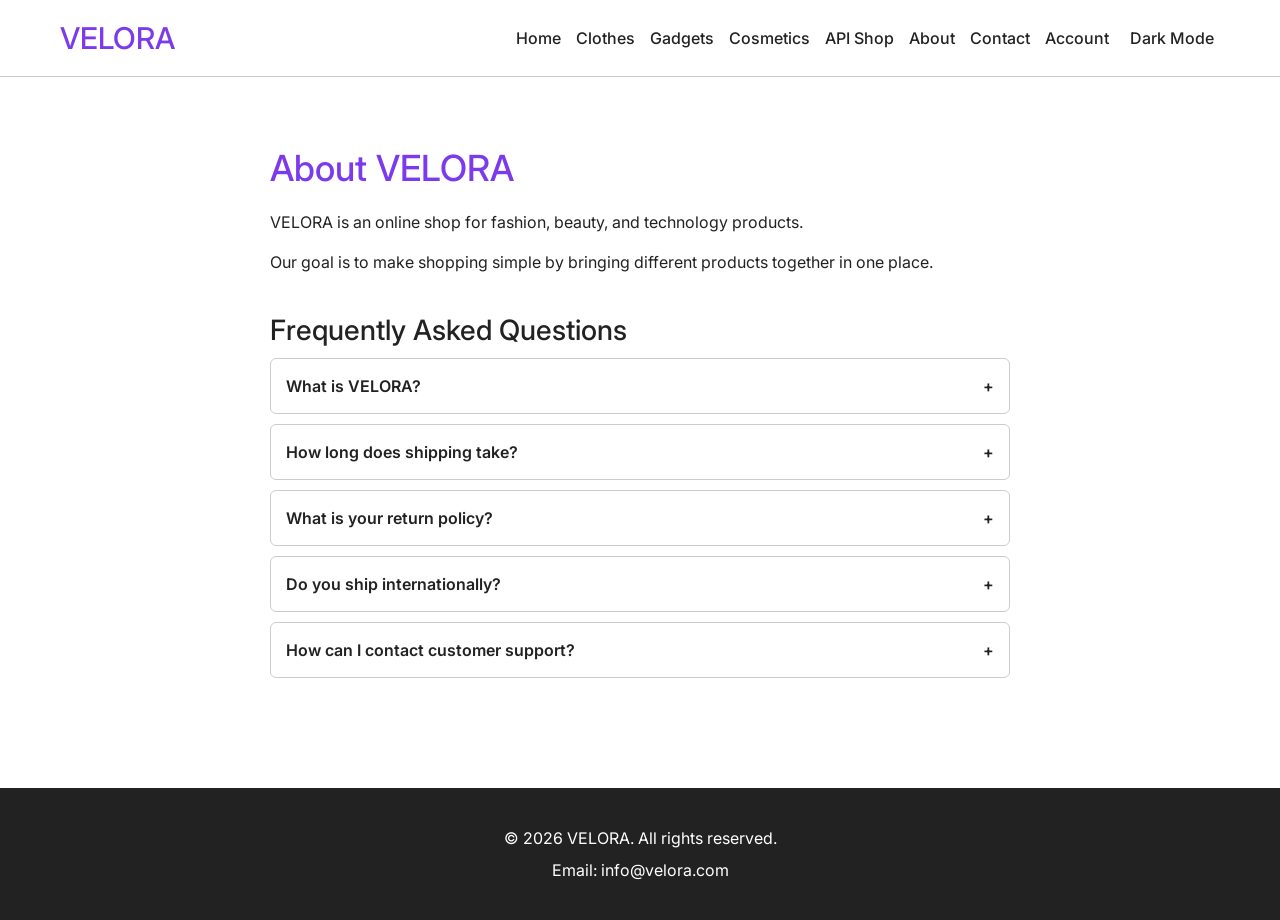
<file: about.html>
<!DOCTYPE html>
<html lang="en">
<head>
    <meta charset="utf-8" />
    <meta name="viewport" content="width=device-width, initial-scale=1.0">
    <title>About & FAQ | VELORA</title>
    <link rel="preconnect" href="https://fonts.googleapis.com">
    <link rel="preconnect" href="https://fonts.gstatic.com" crossorigin>
    <link href="https://fonts.googleapis.com/css2?family=Inter:wght@400;500;600;700&display=swap" rel="stylesheet">
    <link href="https://cdn.jsdelivr.net/npm/bootstrap@5.3.8/dist/css/bootstrap.min.css" rel="stylesheet">
    <link rel="stylesheet" href="css/style.css">
</head>
<body>
    <header>
        <h1>VELORA</h1>
        <nav>
            <a href="index.html">Home</a>
            <a href="clothes.html">Clothes</a>
            <a href="gadgets.html">Gadgets</a>
            <a href="cosmetics.html">Cosmetics</a>
            <a href="api.html">API Shop</a>
            <a href="about.html">About</a>
            <a href="contact.html">Contact</a>
            <a href="account.html" id="auth-link">Account</a>
            <a href="admin.html" id="admin-link" style="display:none;">Admin</a>
            <button id="logout-btn" style="display:none;">Logout</button>
            <button id="theme-toggle">Dark Mode</button>
        </nav>
    </header>

    <main class="about">
        <h2>About VELORA</h2>
        <p>VELORA is an online shop for fashion, beauty, and technology products.</p>
        <p>Our goal is to make shopping simple by bringing different products together in one place.</p>
        
        <h3 style="margin-top: 40px;">Frequently Asked Questions</h3>
        
        <div class="faq-item">
            <div class="faq-question">What is VELORA? <span>+</span></div>
            <div class="faq-answer"><p>VELORA is an online shop for fashion, beauty, and technology products.</p></div>
        </div>

        <div class="faq-item">
            <div class="faq-question">How long does shipping take? <span>+</span></div>
            <div class="faq-answer"><p>Standard shipping takes 3-5 business days. Express shipping takes 1-2 days.</p></div>
        </div>

        <div class="faq-item">
            <div class="faq-question">What is your return policy? <span>+</span></div>
            <div class="faq-answer"><p>We offer a 30-day return policy for unused items in their original packaging.</p></div>
        </div>

        <div class="faq-item">
            <div class="faq-question">Do you ship internationally? <span>+</span></div>
            <div class="faq-answer"><p>Yes, we ship to over 50 countries worldwide.</p></div>
        </div>

        <div class="faq-item">
            <div class="faq-question">How can I contact customer support? <span>+</span></div>
            <div class="faq-answer"><p>You can reach us via the Contact page or email us directly at info@velora.com.</p></div>
        </div>
    </main>

    <footer>
        <p>&copy; 2026 VELORA. All rights reserved.</p>
        <p>Email: info@velora.com</p>
    </footer>

    <script src="https://code.jquery.com/jquery-3.7.1.min.js"></script>
    <script src="js/script.js"></script>
</body>
</html>
</file>
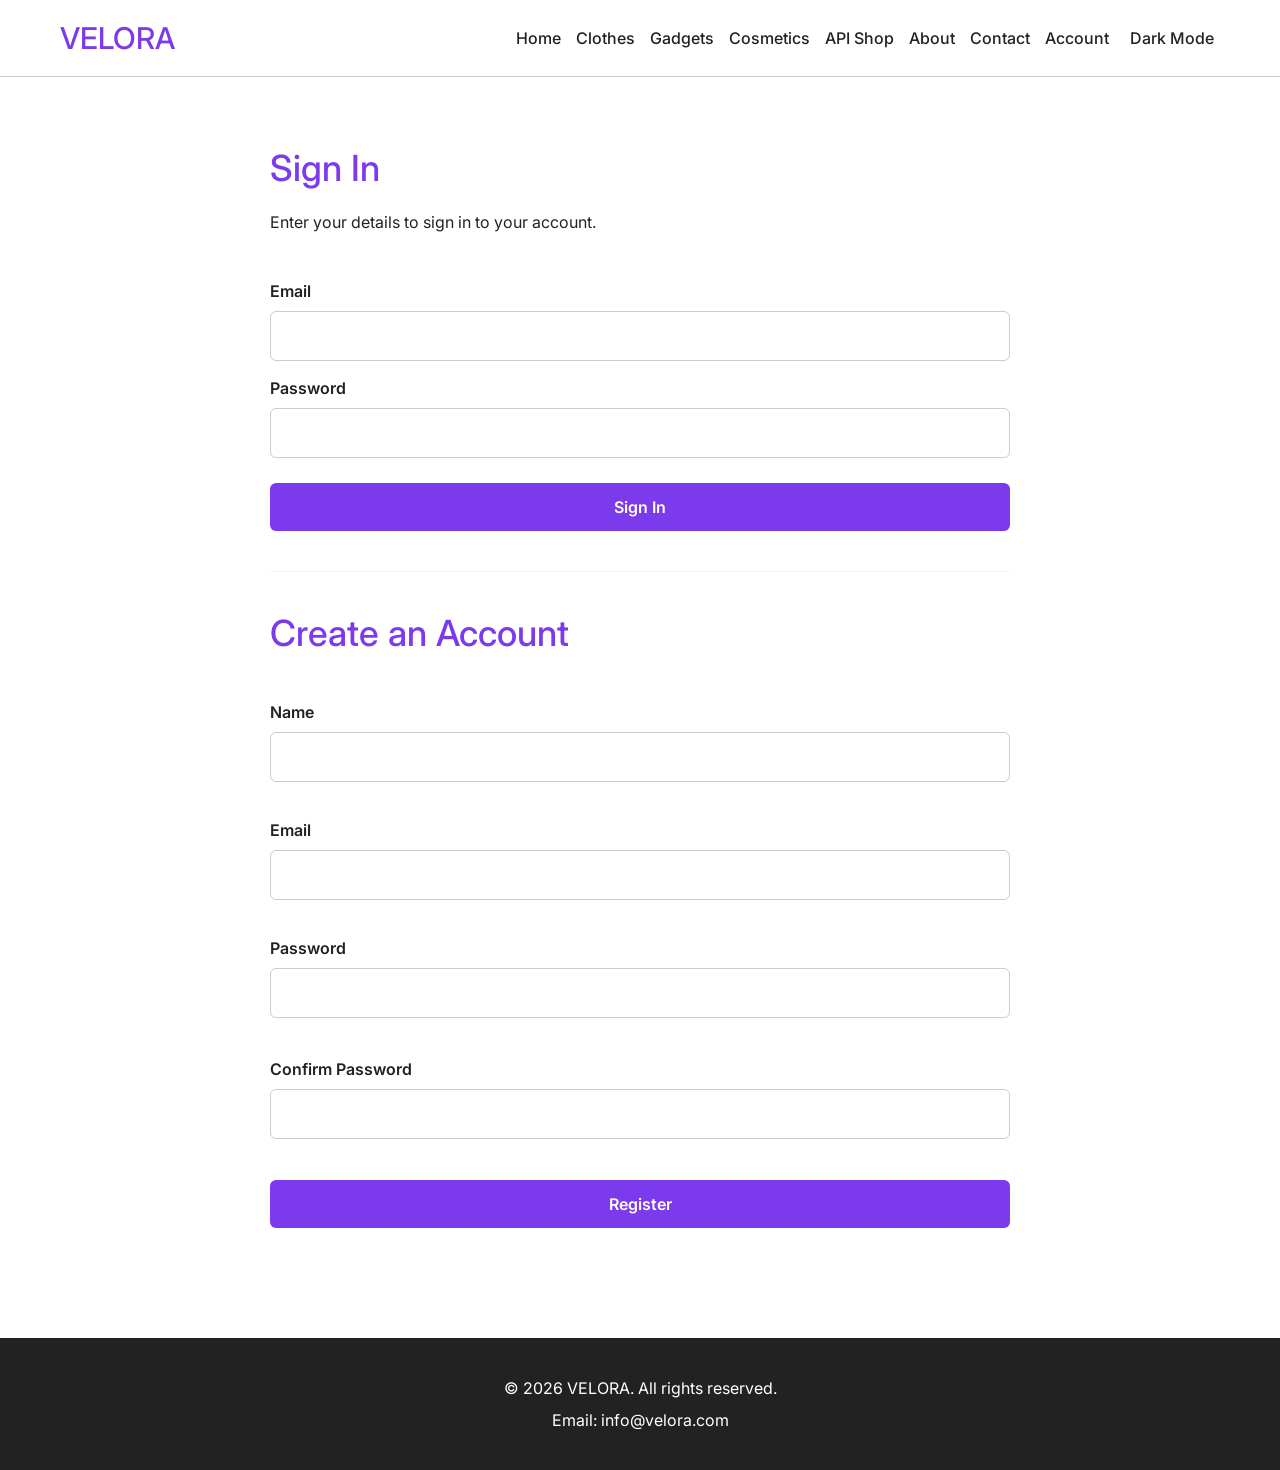
<file: account.html>
﻿<!DOCTYPE html>
<html lang="en">
<head>
    <meta charset="utf-8" />
    <meta name="viewport" content="width=device-width, initial-scale=1.0">
    <title>Account | VELORA</title>
    <link rel="preconnect" href="https://fonts.googleapis.com">
    <link rel="preconnect" href="https://fonts.gstatic.com" crossorigin>
    <link href="https://fonts.googleapis.com/css2?family=Inter:wght@400;500;600;700&display=swap" rel="stylesheet">
    <link href="https://cdn.jsdelivr.net/npm/bootstrap@5.3.8/dist/css/bootstrap.min.css" rel="stylesheet">
    <link rel="stylesheet" href="css/style.css">
</head>
<body>
    <header>
        <h1>VELORA</h1>
        <nav>
            <a href="index.html">Home</a>
            <a href="clothes.html">Clothes</a>
            <a href="gadgets.html">Gadgets</a>
            <a href="cosmetics.html">Cosmetics</a>
            <a href="api.html">API Shop</a>
            <a href="about.html">About</a>
            <a href="contact.html">Contact</a>
            <a href="account.html" id="auth-link">Account</a>
            <a href="admin.html" id="admin-link" style="display:none;">Admin</a>
            <button id="logout-btn" style="display:none;">Logout</button>
            <button id="theme-toggle">Dark Mode</button>
        </nav>
    </header>

    <main class="account-section">
        <h2>Sign In</h2>
        <p>Enter your details to sign in to your account.</p>
        <form id="loginForm" novalidate>
            <label for="login-email">Email</label>
            <input type="email" id="login-email" required>
            <label for="login-pass">Password</label>
            <input type="password" id="login-pass" required>
            <div class="error-msg" id="loginError"></div>
            <button type="submit">Sign In</button>
        </form>

        <hr style="margin: 40px 0; border-color: var(--border-color);">

        <h2>Create an Account</h2>
        <form id="regForm" novalidate>
            <div class="mb-3">
                <label for="name" class="form-label">Name</label>
                <input type="text" class="form-control" id="name" required>
                <div class="error-msg" id="nameError"></div>
            </div>
            <div class="mb-3">
                <label for="email" class="form-label">Email</label>
                <input type="email" class="form-control" id="email" required>
                <div class="error-msg" id="emailError"></div>
            </div>
            <div class="mb-3">
                <label for="password" class="form-label">Password</label>
                <input type="password" class="form-control" id="password" required>
                <div id="strengthIndicator" class="mt-2"></div>
                <div class="error-msg" id="passwordError"></div>
            </div>
            <div class="mb-3">
                <label for="confirmPassword" class="form-label">Confirm Password</label>
                <input type="password" class="form-control" id="confirmPassword" required>
                <div class="error-msg" id="confirmError"></div>
            </div>
            <button type="submit" class="btn btn-primary w-100" style="background-color: var(--primary-color);">Register</button>
        </form>
    </main>

    <footer>
        <p>&copy; 2026 VELORA. All rights reserved.</p>
        <p>Email: info@velora.com</p>
    </footer>

    <script src="https://code.jquery.com/jquery-3.7.1.min.js"></script>
    <script src="js/script.js"></script>
</body>
</html>
</file>
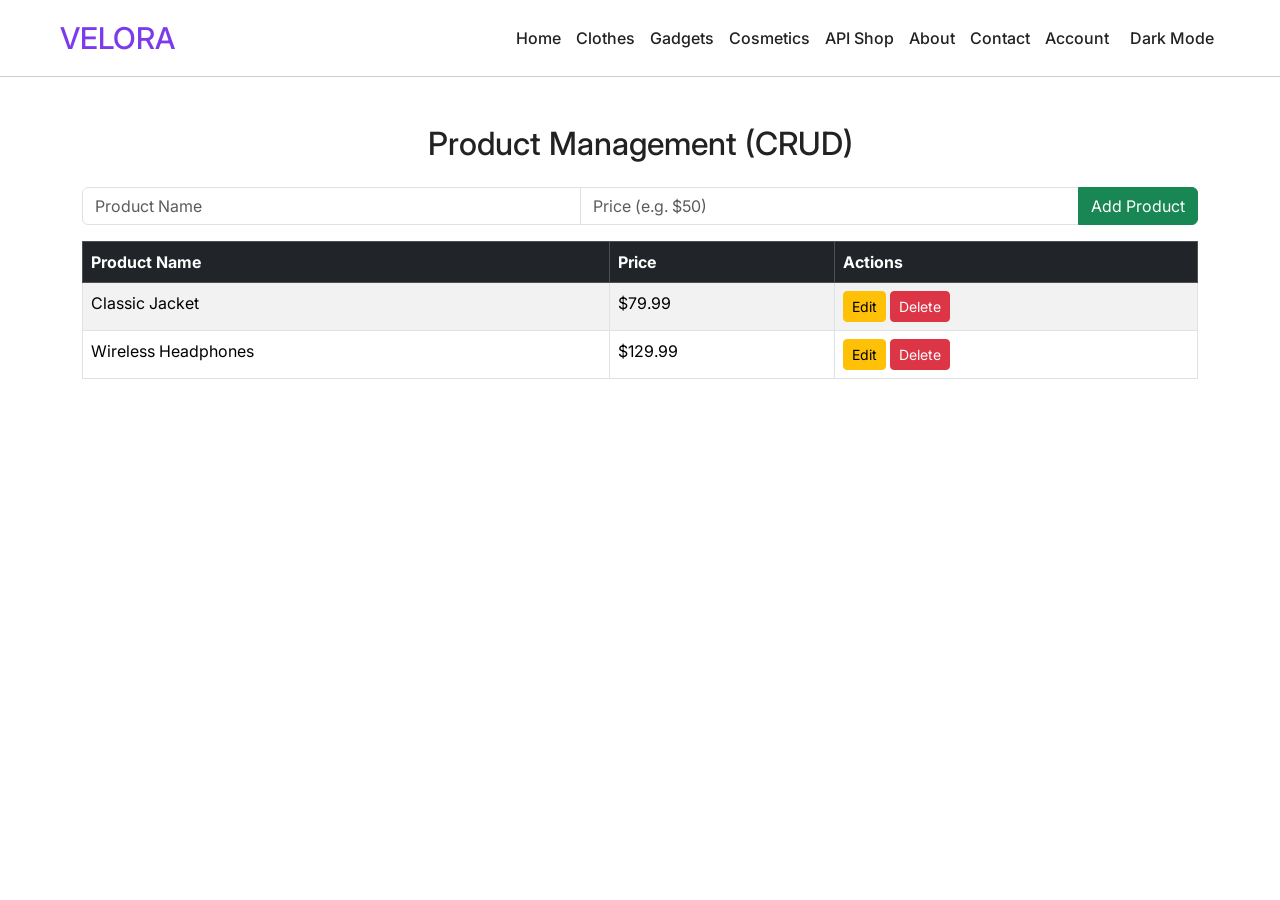
<file: admin.html>
<!DOCTYPE html>
<html lang="en">
<head>
    <meta charset="utf-8" />
    <meta name="viewport" content="width=device-width, initial-scale=1.0">
    <title>Admin | VELORA</title>
    <link rel="preconnect" href="https://fonts.googleapis.com">
    <link rel="preconnect" href="https://fonts.gstatic.com" crossorigin>
    <link href="https://fonts.googleapis.com/css2?family=Inter:wght@400;500;600;700&display=swap" rel="stylesheet">
    <link href="https://cdn.jsdelivr.net/npm/bootstrap@5.3.8/dist/css/bootstrap.min.css" rel="stylesheet">
    <link rel="stylesheet" href="css/style.css">
</head>
<body>
    <header>
        <h1>VELORA</h1>
        <nav>
            <a href="index.html">Home</a>
            <a href="clothes.html">Clothes</a>
            <a href="gadgets.html">Gadgets</a>
            <a href="cosmetics.html">Cosmetics</a>
            <a href="api.html">API Shop</a>
            <a href="about.html">About</a>
            <a href="contact.html">Contact</a>
            <a href="account.html" id="auth-link">Account</a>
            <a href="admin.html" id="admin-link" style="display:none;">Admin</a>
            <button id="logout-btn" style="display:none;">Logout</button>
            <button id="theme-toggle">Dark Mode</button> 
        </nav>
    </header>

    <main class="container mt-5">
        <h2 class="text-center mb-4">Product Management (CRUD)</h2>
        
        <div class="input-group mb-3">
            <input type="text" id="newProductName" class="form-control" placeholder="Product Name">
            <input type="text" id="newProductPrice" class="form-control" placeholder="Price (e.g. $50)">
            <button class="btn btn-success" id="addProductBtn">Add Product</button>
        </div>

        <table class="table table-bordered table-striped">
            <thead class="table-dark">
                <tr>
                    <th>Product Name</th>
                    <th>Price</th>
                    <th>Actions</th>
                </tr>
            </thead>
            <tbody id="productTableBody">
                <tr>
                    <td>Classic Jacket</td>
                    <td>$79.99</td>
                    <td>
                        <button class="btn btn-sm btn-warning edit-btn">Edit</button>
                        <button class="btn btn-sm btn-danger delete-btn">Delete</button>
                    </td>
                </tr>
                <tr>
                    <td>Wireless Headphones</td>
                    <td>$129.99</td>
                    <td>
                        <button class="btn btn-sm btn-warning edit-btn">Edit</button>
                        <button class="btn btn-sm btn-danger delete-btn">Delete</button>
                    </td>
                </tr>
            </tbody>
        </table>
    </main>

    <script src="https://code.jquery.com/jquery-3.7.1.min.js"></script>
    <script src="js/script.js"></script>
</body>
</html>
</file>
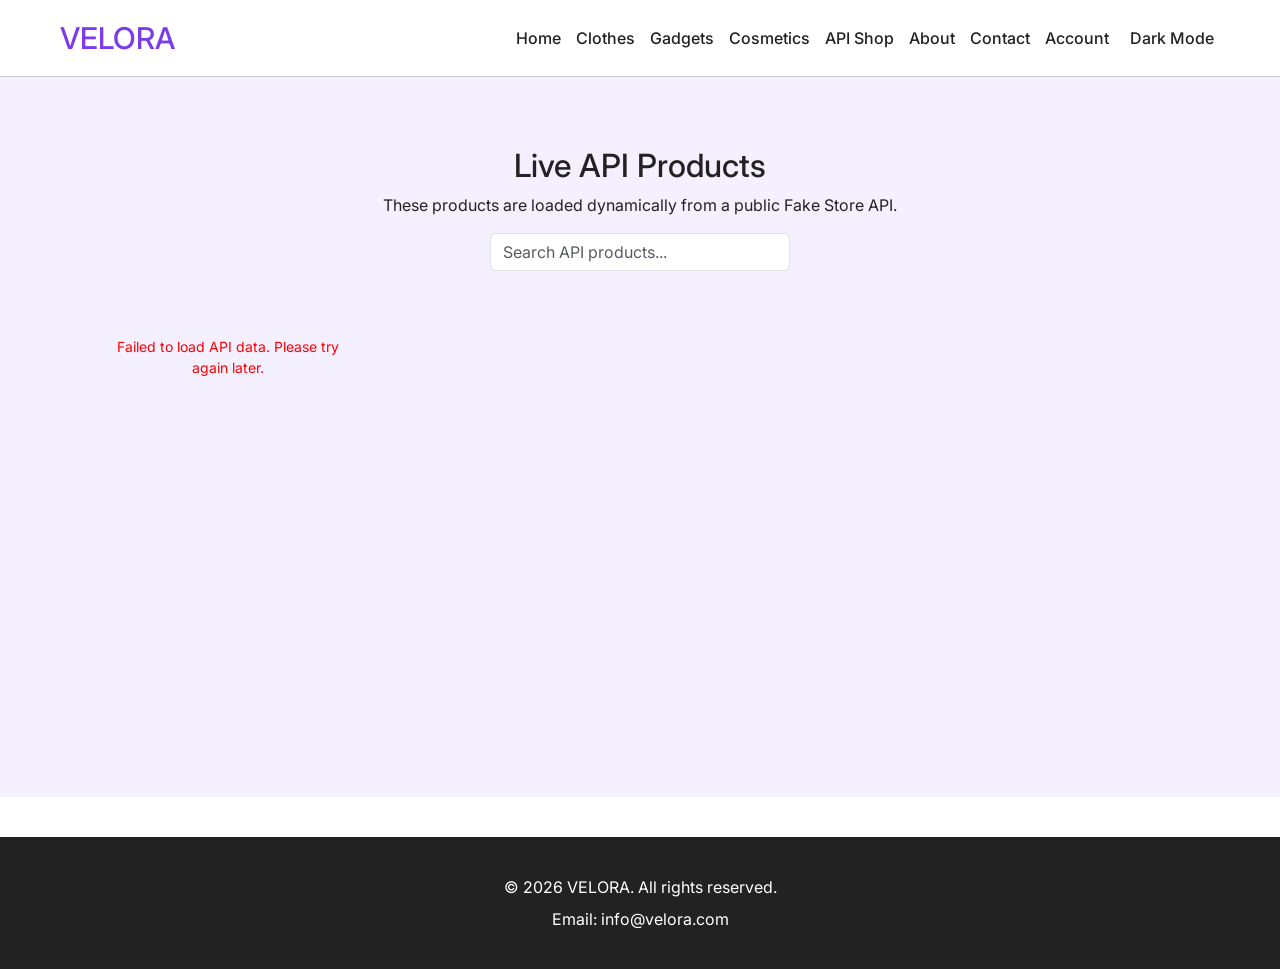
<file: api.html>
<!DOCTYPE html>
<html lang="en">
<head>
    <meta charset="utf-8" />
    <meta name="viewport" content="width=device-width, initial-scale=1.0">
    <title>API Shop | VELORA</title>
    <link rel="preconnect" href="https://fonts.googleapis.com">
    <link rel="preconnect" href="https://fonts.gstatic.com" crossorigin>
    <link href="https://fonts.googleapis.com/css2?family=Inter:wght@400;500;600;700&display=swap" rel="stylesheet">
    <link href="https://cdn.jsdelivr.net/npm/bootstrap@5.3.8/dist/css/bootstrap.min.css" rel="stylesheet">
    <link rel="stylesheet" href="css/style.css">
</head>
<body>
    <header>
        <h1>VELORA</h1>
        <nav>
            <a href="index.html">Home</a>
            <a href="clothes.html">Clothes</a>
            <a href="gadgets.html">Gadgets</a>
            <a href="cosmetics.html">Cosmetics</a>
            <a href="api.html">API Shop</a>
            <a href="about.html">About</a>
            <a href="contact.html">Contact</a>
            <a href="account.html" id="auth-link">Account</a>
            <a href="admin.html" id="admin-link" style="display:none;">Admin</a>
            <button id="logout-btn" style="display:none;">Logout</button>
            <button id="theme-toggle">Dark Mode</button>
        </nav>
    </header>

    <main>
        <section class="featured" style="min-height: 80vh;">
            <h2>Live API Products</h2>
            <p>These products are loaded dynamically from a public Fake Store API.</p>
            
            <div style="text-align: center; margin-bottom: 20px;">
                <input type="text" id="api-search" placeholder="Search API products..." class="form-control" style="max-width: 300px; margin: 0 auto;">
            </div>

            <div class="api-grid" id="api-products">
                <p>Loading products...</p>
            </div>
        </section>
    </main>

    <footer>
        <p>&copy; 2026 VELORA. All rights reserved.</p>
        <p>Email: info@velora.com</p>
    </footer>

    <script src="https://code.jquery.com/jquery-3.7.1.min.js"></script>
    <script src="js/script.js"></script>
</body>
</html>
</file>
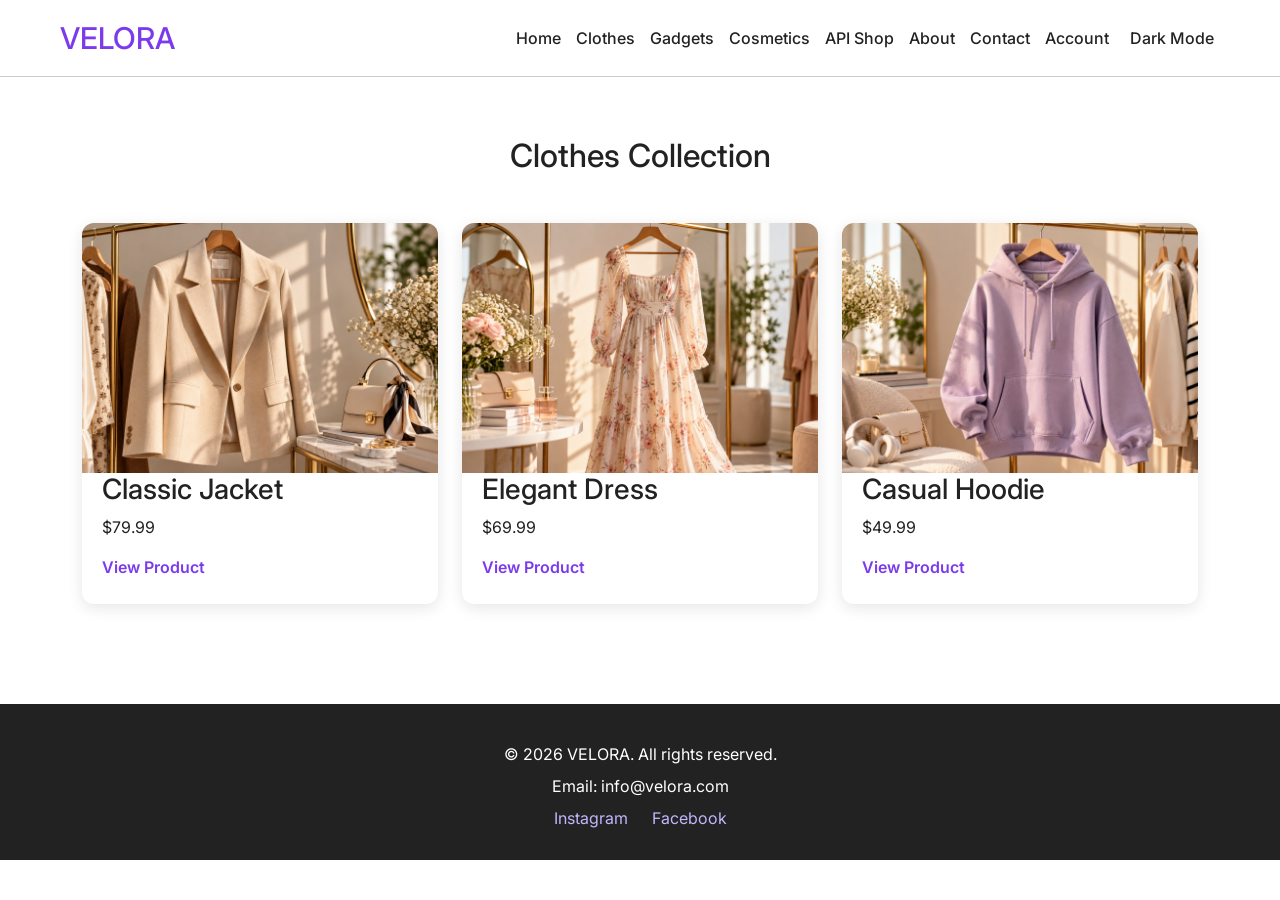
<file: clothes.html>
﻿<!DOCTYPE html>
<html lang="en">
<head>
    <meta charset="utf-8" />
    <meta name="viewport" content="width=device-width, initial-scale=1.0">
    <title>Clothes | VELORA</title>
    <link rel="preconnect" href="https://fonts.googleapis.com">
    <link rel="preconnect" href="https://fonts.gstatic.com" crossorigin>
    <link href="https://fonts.googleapis.com/css2?family=Inter:wght@400;500;600;700&display=swap" rel="stylesheet">
    <link href="https://cdn.jsdelivr.net/npm/bootstrap@5.3.8/dist/css/bootstrap.min.css" rel="stylesheet">
    <link rel="stylesheet" href="css/style.css">
</head>
<body>
    <header>
        <h1>VELORA</h1>
        <nav>
            <a href="index.html">Home</a>
            <a href="clothes.html">Clothes</a>
            <a href="gadgets.html">Gadgets</a>
            <a href="cosmetics.html">Cosmetics</a>
            <a href="api.html">API Shop</a>
            <a href="about.html">About</a>
            <a href="contact.html">Contact</a>
            <a href="account.html" id="auth-link">Account</a>
            <a href="admin.html" id="admin-link" style="display:none;">Admin</a>
            <button id="logout-btn" style="display:none;">Logout</button>
            <button id="theme-toggle">Dark Mode</button> 
        </nav>
    </header>

    <main>
        <section class="products-page">
            <div class="container">
                <h2 class="text-center mb-5">Clothes Collection</h2>
                <div class="row g-4">
                    <div class="col-12 col-md-6 col-lg-4">
                        <div class="product-card">
                            <img src="images/jacket.jpg" alt="Classic Jacket" loading="lazy">
                            <h3>Classic Jacket</h3>
                            <p>$79.99</p>
                            <a href="#">View Product</a>
                        </div>
                    </div>
                    <div class="col-12 col-md-6 col-lg-4">
                        <div class="product-card">
                            <img src="images/dress.jpg" alt="Elegant Dress" loading="lazy">
                            <h3>Elegant Dress</h3>
                            <p>$69.99</p>
                            <a href="#">View Product</a>
                        </div>
                    </div>
                    <div class="col-12 col-md-6 col-lg-4">
                        <div class="product-card">
                            <img src="images/hoodie.jpg" alt="Casual Hoodie" loading="lazy">
                            <h3>Casual Hoodie</h3>
                            <p>$49.99</p>
                            <a href="#">View Product</a>
                        </div>
                    </div>
                </div>
            </div>
        </section>
    </main>

    <footer>
        <p>&copy; 2026 VELORA. All rights reserved.</p>
        <p>Email: info@velora.com</p>
        <a href="#">Instagram</a>
        <a href="#">Facebook</a>
    </footer>

    <script src="https://code.jquery.com/jquery-3.7.1.min.js"></script>
    <script src="js/script.js"></script>
</body>
</html>
</file>
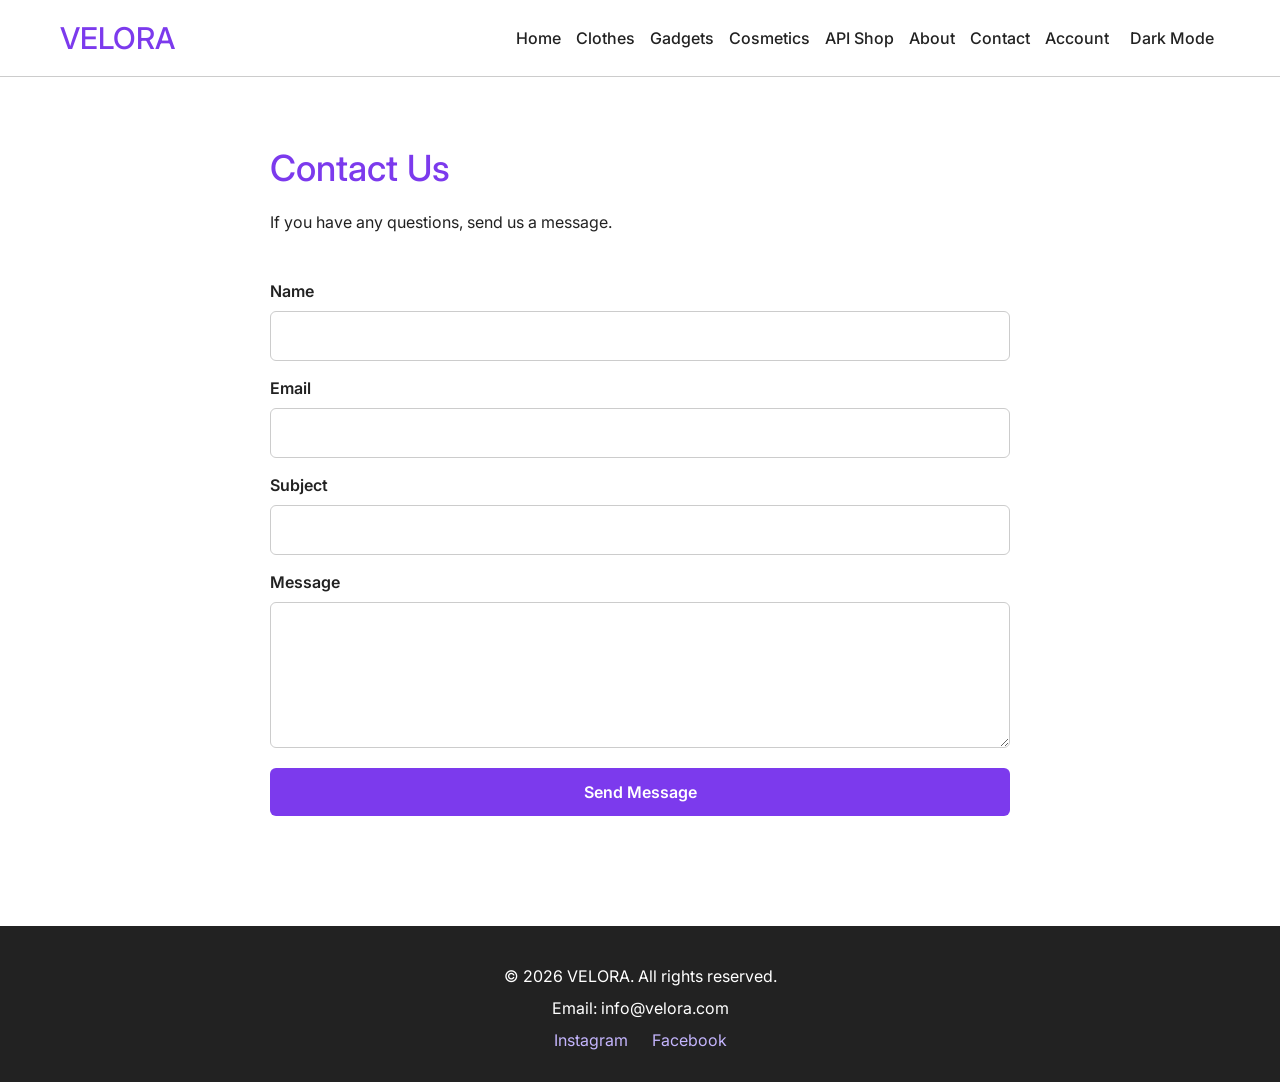
<file: contact.html>
﻿<!DOCTYPE html>
<html lang="en">
<head>
    <meta charset="utf-8" />
    <meta name="viewport" content="width=device-width, initial-scale=1.0">
    <title>Contact | VELORA</title>
    <link rel="preconnect" href="https://fonts.googleapis.com">
    <link rel="preconnect" href="https://fonts.gstatic.com" crossorigin>
    <link href="https://fonts.googleapis.com/css2?family=Inter:wght@400;500;600;700&display=swap" rel="stylesheet">
    <link href="https://cdn.jsdelivr.net/npm/bootstrap@5.3.8/dist/css/bootstrap.min.css" rel="stylesheet">
    <link rel="stylesheet" href="css/style.css">
</head>
<body>
    <header>
        <h1>VELORA</h1>
        <nav>
            <a href="index.html">Home</a>
            <a href="clothes.html">Clothes</a>
            <a href="gadgets.html">Gadgets</a>
            <a href="cosmetics.html">Cosmetics</a>
            <a href="api.html">API Shop</a>
            <a href="about.html">About</a>
            <a href="contact.html">Contact</a>
            <a href="account.html" id="auth-link">Account</a>
            <a href="admin.html" id="admin-link" style="display:none;">Admin</a>
            <button id="logout-btn" style="display:none;">Logout</button>
            <button id="theme-toggle">Dark Mode</button> 
        </nav>
    </header>

    <main>
        <section class="contact">
            <h2>Contact Us</h2>
            <p>If you have any questions, send us a message.</p>
            <form>
                <label for="name">Name</label>
                <input type="text" id="name" name="name" required>
                <label for="email">Email</label>
                <input type="email" id="email" name="email" required>
                <label for="subject">Subject</label>
                <input type="text" id="subject" name="subject">
                <label for="message">Message</label>
                <textarea id="message" name="message" rows="5" required></textarea>
                <button type="submit">Send Message</button>
            </form>
        </section>
    </main>

    <footer>
        <p>&copy; 2026 VELORA. All rights reserved.</p>
        <p>Email: info@velora.com</p>
        <a href="#">Instagram</a>
        <a href="#">Facebook</a>
    </footer>

    <script src="https://code.jquery.com/jquery-3.7.1.min.js"></script>
    <script src="js/script.js"></script>
</body>
</html>
</file>
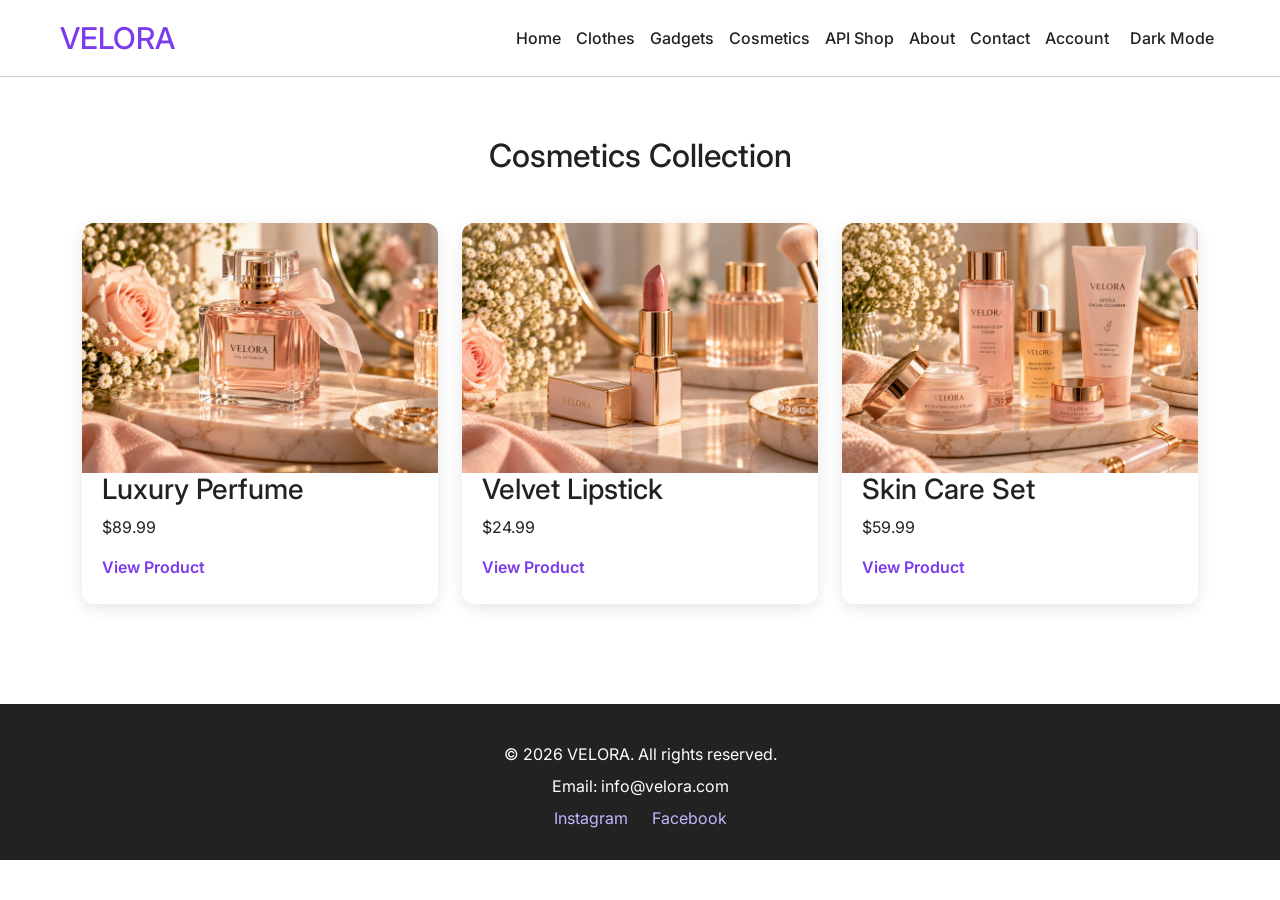
<file: cosmetics.html>
﻿<!DOCTYPE html>
<html lang="en">
<head>
    <meta charset="utf-8" />
    <meta name="viewport" content="width=device-width, initial-scale=1.0">
    <title>Cosmetics | VELORA</title>
    <link rel="preconnect" href="https://fonts.googleapis.com">
    <link rel="preconnect" href="https://fonts.gstatic.com" crossorigin>
    <link href="https://fonts.googleapis.com/css2?family=Inter:wght@400;500;600;700&display=swap" rel="stylesheet">
    <link href="https://cdn.jsdelivr.net/npm/bootstrap@5.3.8/dist/css/bootstrap.min.css" rel="stylesheet">
    <link rel="stylesheet" href="css/style.css">
</head>
<body>
    <header>
        <h1>VELORA</h1>
        <nav>
            <a href="index.html">Home</a>
            <a href="clothes.html">Clothes</a>
            <a href="gadgets.html">Gadgets</a>
            <a href="cosmetics.html">Cosmetics</a>
            <a href="api.html">API Shop</a>
            <a href="about.html">About</a>
            <a href="contact.html">Contact</a>
            <a href="account.html" id="auth-link">Account</a>
            <a href="admin.html" id="admin-link" style="display:none;">Admin</a>
            <button id="logout-btn" style="display:none;">Logout</button>
            <button id="theme-toggle">Dark Mode</button> 
        </nav>
    </header>

    <main>
        <section class="products-page">
            <div class="container">
                <h2 class="text-center mb-5">Cosmetics Collection</h2>
                <div class="row g-4">
                    <div class="col-12 col-md-6 col-lg-4">
                        <div class="product-card">
                            <img src="images/perfume.jpg" alt="Luxury Perfume" loading="lazy">
                            <h3>Luxury Perfume</h3>
                            <p>$89.99</p>
                            <a href="#">View Product</a>
                        </div>
                    </div>
                    <div class="col-12 col-md-6 col-lg-4">
                        <div class="product-card">
                            <img src="images/lipstick.jpg" alt="Velvet Lipstick" loading="lazy">
                            <h3>Velvet Lipstick</h3>
                            <p>$24.99</p>
                            <a href="#">View Product</a>
                        </div>
                    </div>
                    <div class="col-12 col-md-6 col-lg-4">
                        <div class="product-card">
                            <img src="images/skincare.jpg" alt="Skin Care Set" loading="lazy">
                            <h3>Skin Care Set</h3>
                            <p>$59.99</p>
                            <a href="#">View Product</a>
                        </div>
                    </div>
                </div>
            </div>
        </section>
    </main>

    <footer>
        <p>&copy; 2026 VELORA. All rights reserved.</p>
        <p>Email: info@velora.com</p>
        <a href="#">Instagram</a>
        <a href="#">Facebook</a>
    </footer>

    <script src="https://code.jquery.com/jquery-3.7.1.min.js"></script>
    <script src="js/script.js"></script>
</body>
</html>
</file>
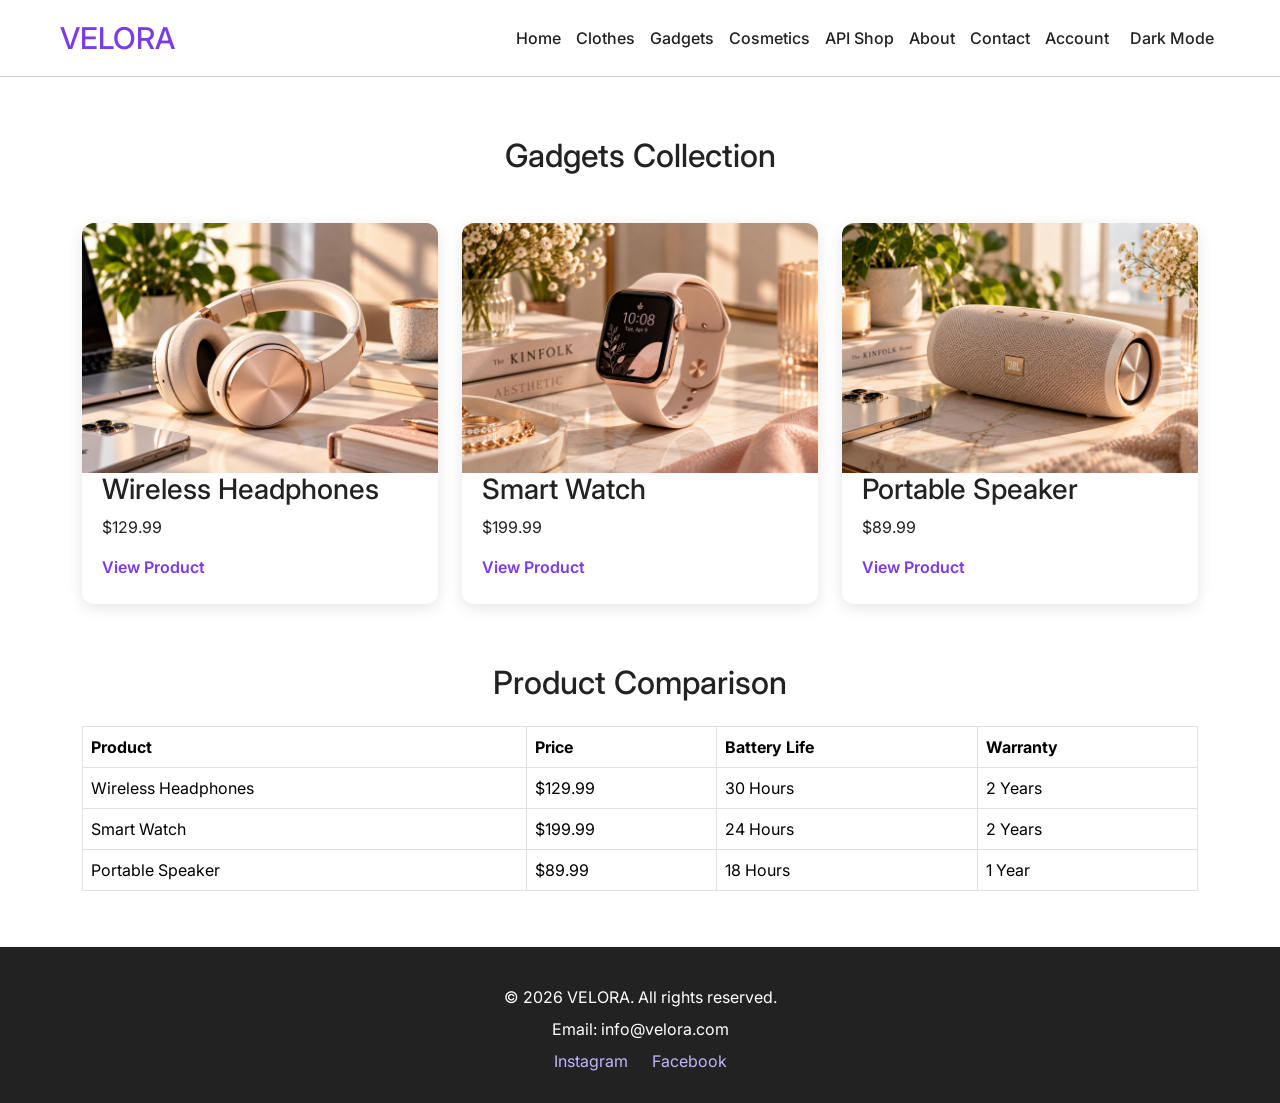
<file: gadgets.html>
﻿<!DOCTYPE html>
<html lang="en">
<head>
    <meta charset="utf-8" />
    <meta name="viewport" content="width=device-width, initial-scale=1.0">
    <title>Gadgets | VELORA</title>
    <link rel="preconnect" href="https://fonts.googleapis.com">
    <link rel="preconnect" href="https://fonts.gstatic.com" crossorigin>
    <link href="https://fonts.googleapis.com/css2?family=Inter:wght@400;500;600;700&display=swap" rel="stylesheet">
    <link href="https://cdn.jsdelivr.net/npm/bootstrap@5.3.8/dist/css/bootstrap.min.css" rel="stylesheet">
    <link rel="stylesheet" href="css/style.css">
</head>
<body>
    <header>
        <h1>VELORA</h1>
        <nav>
            <a href="index.html">Home</a>
            <a href="clothes.html">Clothes</a>
            <a href="gadgets.html">Gadgets</a>
            <a href="cosmetics.html">Cosmetics</a>
            <a href="api.html">API Shop</a>
            <a href="about.html">About</a>
            <a href="contact.html">Contact</a>
            <a href="account.html" id="auth-link">Account</a>
            <a href="admin.html" id="admin-link" style="display:none;">Admin</a>
            <button id="logout-btn" style="display:none;">Logout</button>
            <button id="theme-toggle">Dark Mode</button> 
        </nav>
    </header>

    <main>
        <section class="products-page">
            <div class="container">
                <h2 class="text-center mb-5">Gadgets Collection</h2>
                <div class="row g-4">
                    <div class="col-12 col-md-6 col-lg-4">
                        <div class="product-card">
                            <img src="images/headphones.jpg" alt="Wireless Headphones" loading="lazy">
                            <h3>Wireless Headphones</h3>
                            <p>$129.99</p>
                            <a href="#">View Product</a>
                        </div>
                    </div>
                    <div class="col-12 col-md-6 col-lg-4">
                        <div class="product-card">
                            <img src="images/smartwatch.jpg" alt="Smart Watch" loading="lazy">
                            <h3>Smart Watch</h3>
                            <p>$199.99</p>
                            <a href="#">View Product</a>
                        </div>
                    </div>
                    <div class="col-12 col-md-6 col-lg-4">
                        <div class="product-card">
                            <img src="images/speaker.jpg" alt="Portable Speaker" loading="lazy">
                            <h3>Portable Speaker</h3>
                            <p>$89.99</p>
                            <a href="#">View Product</a>
                        </div>
                    </div>
                </div>
            </div>
        </section>

        <section class="comparison">
            <div class="container">
                <h2 class="text-center mb-4">Product Comparison</h2>
                <div class="table-responsive">
                    <table class="table table-bordered table-hover">
                        <thead>
                            <tr>
                                <th>Product</th>
                                <th>Price</th>
                                <th>Battery Life</th>
                                <th>Warranty</th>
                            </tr>
                        </thead>
                        <tbody>
                            <tr>
                                <td>Wireless Headphones</td>
                                <td>$129.99</td>
                                <td>30 Hours</td>
                                <td>2 Years</td>
                            </tr>
                            <tr>
                                <td>Smart Watch</td>
                                <td>$199.99</td>
                                <td>24 Hours</td>
                                <td>2 Years</td>
                            </tr>
                            <tr>
                                <td>Portable Speaker</td>
                                <td>$89.99</td>
                                <td>18 Hours</td>
                                <td>1 Year</td>
                            </tr>
                        </tbody>
                    </table>
                </div>
            </div>
        </section>
    </main>

    <footer>
        <p>&copy; 2026 VELORA. All rights reserved.</p>
        <p>Email: info@velora.com</p>
        <a href="#">Instagram</a>
        <a href="#">Facebook</a>
    </footer>

    <script src="https://code.jquery.com/jquery-3.7.1.min.js"></script>
    <script src="js/script.js"></script>
</body>
</html>
</file>
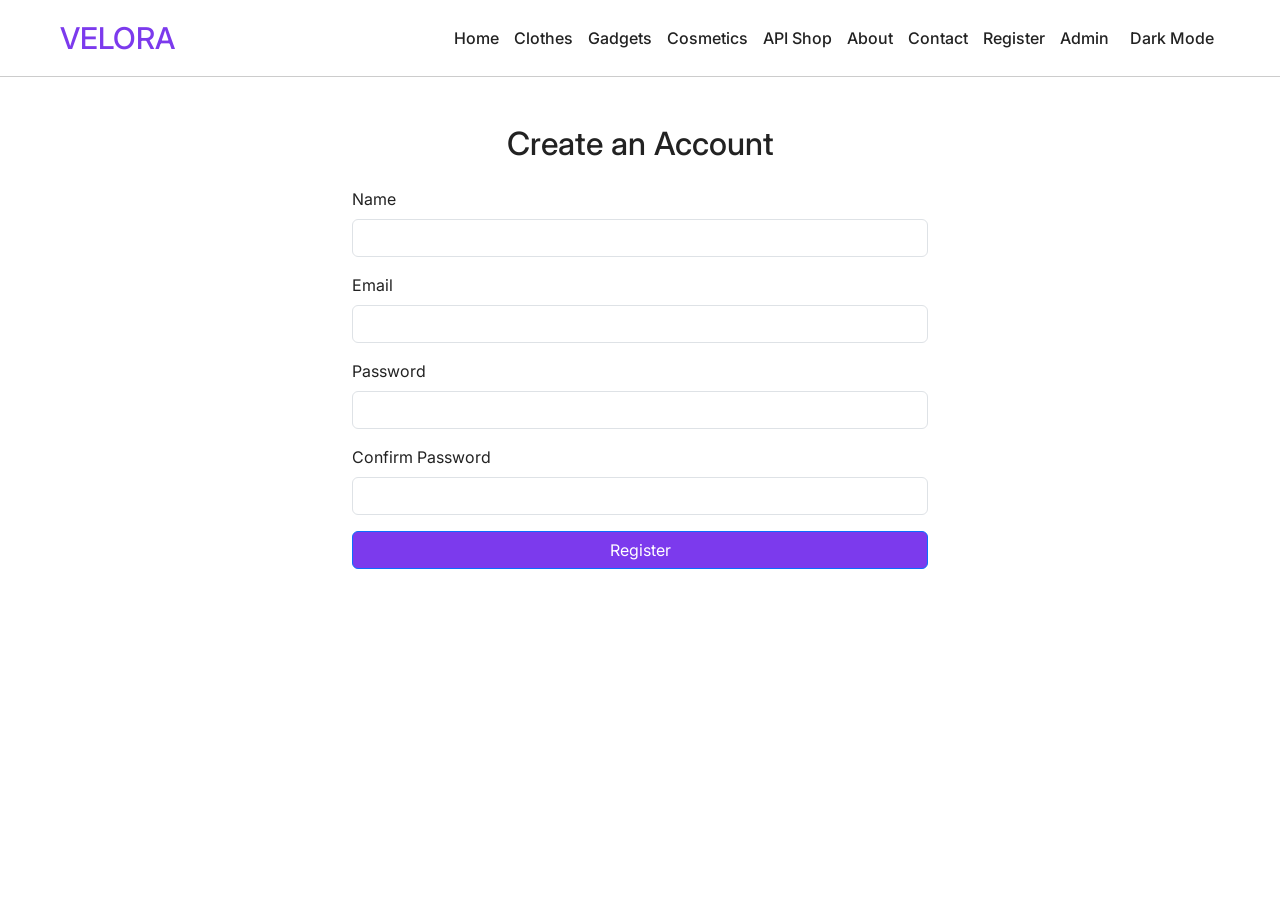
<file: register.html>
<!DOCTYPE html>
<html lang="en">
<head>
    <meta charset="utf-8" />
    <meta name="viewport" content="width=device-width, initial-scale=1.0">
    <title>Register | VELORA</title>
    <link rel="preconnect" href="https://fonts.googleapis.com">
    <link rel="preconnect" href="https://fonts.gstatic.com" crossorigin>
    <link href="https://fonts.googleapis.com/css2?family=Inter:wght@400;500;600;700&display=swap" rel="stylesheet">
    <link href="https://cdn.jsdelivr.net/npm/bootstrap@5.3.8/dist/css/bootstrap.min.css" rel="stylesheet">
    <link rel="stylesheet" href="css/style.css">
</head>
<body>
    <header>
        <h1>VELORA</h1>
        <nav>
            <a href="index.html">Home</a>
            <a href="clothes.html">Clothes</a>
            <a href="gadgets.html">Gadgets</a>
            <a href="cosmetics.html">Cosmetics</a>
            <a href="api.html">API Shop</a>
            <a href="about.html">About</a>
            <a href="contact.html">Contact</a>
            <a href="register.html">Register</a>
            <a href="admin.html">Admin</a>
            <button id="theme-toggle">Dark Mode</button>
        </nav>
    </header>

    <main class="container mt-5" style="max-width: 600px;">
        <h2 class="text-center mb-4">Create an Account</h2>
        
        <form id="regForm" novalidate>
            <div class="mb-3">
                <label for="name" class="form-label">Name</label>
                <input type="text" class="form-control" id="name" required>
                <div class="error-msg" id="nameError"></div>
            </div>

            <div class="mb-3">
                <label for="email" class="form-label">Email</label>
                <input type="email" class="form-control" id="email" required>
                <div class="error-msg" id="emailError"></div>
            </div>

            <div class="mb-3">
                <label for="password" class="form-label">Password</label>
                <input type="password" class="form-control" id="password" required>
                <div id="strengthIndicator" class="mt-2"></div>
            </div>

            <div class="mb-3">
                <label for="confirmPassword" class="form-label">Confirm Password</label>
                <input type="password" class="form-control" id="confirmPassword" required>
                <div class="error-msg" id="confirmError"></div>
            </div>

            <button type="submit" class="btn btn-primary w-100" style="background-color: var(--primary-color);">Register</button>
        </form>
    </main>

    <script src="https://code.jquery.com/jquery-3.7.1.min.js"></script>
    <script src="js/script.js"></script>
</body>
</html>
</file>
<file: css/style.css>
﻿:root {
    --primary-color: #7c3aed;
    --primary-dark: #5b21b6;
    --light-background: #f5f0ff;
    --text-color: #222;
    --muted-text: #555;
    --bg-color: #ffffff;
    --card-bg: #ffffff;
    --border-color: #ccc;
}

body.dark-theme {
    --light-background: #2d2d3a;
    --text-color: #f5f5f5;
    --muted-text: #aaaaaa;
    --bg-color: #1a1a24;
    --card-bg: #2d2d3a;
    --border-color: #444;
}

body {
    margin: 0;
    font-family: "Inter", sans-serif;
    background-color: var(--bg-color);
    color: var(--text-color);
    transition: background-color 0.3s, color 0.3s;
}

header {
    display: flex;
    justify-content: space-between;
    align-items: center;
    padding: 20px 60px;
    background-color: var(--bg-color);
    border-bottom: 1px solid var(--border-color);
}

nav {
    display: flex;
    gap: 15px;
    align-items: center;
}

nav a, #theme-toggle, #logout-btn {
    text-decoration: none;
    color: var(--text-color);
    font-weight: 500;
    transition: color 0.3s ease;
    background: none;
    border: none;
    font-size: 16px;
    cursor: pointer;
    font-family: inherit;
}

nav a:hover, #theme-toggle:hover, #logout-btn:hover {
    color: var(--primary-color);
}

header h1 {
    color: var(--primary-color);
    font-size: 30px;
    margin: 0;
}

.hero {
    text-align: center;
    padding: 100px 20px;
    background-color: var(--light-background);
}

.hero h2 {
    font-size: 48px;
    margin-bottom: 15px;
}

.hero p {
    font-size: 18px;
    color: var(--muted-text);
    margin-bottom: 30px;
}

.shop-btn {
    display: inline-block;
    background-color: var(--primary-color);
    color: white;
    text-decoration: none;
    padding: 12px 28px;
    border-radius: 6px;
    font-weight: 600;
    transition: background-color 0.3s ease;
}

.shop-btn:hover {
    background-color: var(--primary-dark);
}

.categories {
    padding: 70px 60px;
    text-align: center;
}

.categories h2 {
    font-size: 32px;
    margin-bottom: 40px;
}

.category-grid {
    display: grid;
    grid-template-columns: repeat(3, 1fr);
    gap: 30px;
}

.category-card, .product-card {
    background-color: var(--card-bg);
    border-radius: 12px;
    overflow: hidden;
    box-shadow: 0 4px 15px rgba(0, 0, 0, 0.1);
    padding-bottom: 25px;
    transition: transform 0.3s ease;
}

.category-card img, .product-card img {
    width: 100%;
    height: 250px;
    object-fit: cover;
}

.category-card a, .product-card a {
    text-decoration: none;
    color: var(--primary-color);
    font-weight: 600;
}

.category-card:hover, .product-card:hover {
    transform: translateY(-8px);
}

.featured {
    padding: 70px 60px;
    text-align: center;
    background-color: var(--light-background);
}

.product-grid {
    display: grid;
    grid-template-columns: repeat(3, 1fr);
    gap: 30px;
}

.product-card h3, .product-card p, .product-card a {
    margin-left: 20px;
    margin-right: 20px;
}

footer {
    background-color: #222;
    color: white;
    text-align: center;
    padding: 30px 20px;
    margin-top: 40px;
}

footer p {
    margin: 8px 0;
}

footer a {
    color: #c4b5fd;
    text-decoration: none;
    margin: 0 10px;
}

footer a:hover {
    color: white;
}

.products-page {
    padding: 60px 0;
}

.about, .contact, .account-section {
    max-width: 800px;
    margin: 0 auto;
    padding: 70px 30px;
}

.about h2, .contact h2, .account-section h2 {
    font-size: 36px;
    margin-bottom: 20px;
    color: var(--primary-color);
}

.contact form, .account-section form {
    display: flex;
    flex-direction: column;
    margin-top: 30px;
}

.contact label, .account-section label {
    margin-top: 15px;
    margin-bottom: 8px;
    font-weight: 600;
}

.contact input, .contact textarea, .account-section input {
    padding: 12px;
    border: 1px solid var(--border-color);
    border-radius: 6px;
    font-family: inherit;
    background-color: var(--bg-color);
    color: var(--text-color);
}

.contact button, .account-section button {
    margin-top: 20px;
    padding: 12px;
    border: none;
    border-radius: 6px;
    background-color: var(--primary-color);
    color: white;
    font-weight: 600;
    cursor: pointer;
}

.category-card:nth-child(2) {
    background-color: var(--card-bg);
}

.error-msg { color: red; font-size: 14px; margin-top: 5px; display: block; }
.success-msg { color: green; font-size: 14px; margin-top: 5px; display: block; }
#strengthIndicator { font-weight: bold; }
.weak { color: red; }
.medium { color: orange; }
.strong { color: green; }

.filter-btn {
    background-color: transparent;
    border: 1px solid var(--primary-color);
    color: var(--primary-color);
    padding: 8px 16px;
    margin: 0 5px;
    border-radius: 6px;
    cursor: pointer;
    transition: all 0.3s;
}

.filter-btn:hover, .filter-btn.active {
    background-color: var(--primary-color);
    color: white;
}

#lightbox {
    display: none;
    position: fixed;
    top: 0; left: 0; width: 100%; height: 100%;
    background-color: rgba(0, 0, 0, 0.9);
    z-index: 1000;
    align-items: center;
    justify-content: center;
}

#lightboxImg {
    max-width: 80%;
    max-height: 80%;
    border-radius: 10px;
}

#closeLightbox {
    position: absolute;
    top: 20px; right: 40px;
    color: white;
    font-size: 50px;
    cursor: pointer;
}

#prevArrow, #nextArrow {
    position: absolute;
    top: 50%;
    transform: translateY(-50%);
    color: white;
    font-size: 50px;
    cursor: pointer;
    padding: 20px;
}

#prevArrow { left: 20px; }
#nextArrow { right: 20px; }
.lightbox-img { cursor: pointer; }

.faq-question {
    background-color: var(--card-bg);
    padding: 15px;
    margin-top: 10px;
    cursor: pointer;
    border: 1px solid var(--border-color);
    border-radius: 6px;
    display: flex;
    justify-content: space-between;
    font-weight: 600;
}

.faq-answer {
    display: none;
    padding: 15px;
    border: 1px solid var(--border-color);
    border-top: none;
    background-color: var(--bg-color);
}

.api-grid {
    display: grid;
    grid-template-columns: repeat(auto-fill, minmax(250px, 1fr));
    gap: 20px;
    padding: 40px;
}

@media (max-width: 900px) {
    header { flex-direction: column; gap: 15px; padding: 20px 30px; }

    /* NEW: allow nav items to wrap onto multiple rows on narrow screens */
    nav {
        flex-wrap: wrap;
        justify-content: center;
        gap: 10px;
    }

    /* NEW: slightly smaller nav text so more items fit per row */
    nav a, #theme-toggle, #logout-btn {
        font-size: 14px;
    }

    .category-grid, .product-grid { grid-template-columns: repeat(2, 1fr); }
    .categories, .featured { padding: 50px 30px; }
}

@media (max-width: 600px) {
    /* NEW: tighter spacing on small phones */
    nav { gap: 8px; }
    nav a, #theme-toggle, #logout-btn { font-size: 13px; }

    .category-grid, .product-grid { grid-template-columns: 1fr; }
    .categories, .featured { padding: 40px 20px; }
    #prevArrow, #nextArrow { font-size: 30px; padding: 10px; }
    #prevArrow { left: 5px; }
    #nextArrow { right: 5px; }
}

body.dark-theme .table {
    color: var(--text-color);
    border-color: var(--border-color);
}

body.dark-theme .table td,
body.dark-theme .table th {
    background-color: var(--card-bg) !important;
    color: var(--text-color) !important;
    border-color: var(--border-color) !important;
}

body.dark-theme .table-striped > tbody > tr:nth-of-type(odd) > * {
    background-color: #25252e !important;
    color: var(--text-color) !important;
}

body.dark-theme .table-hover > tbody > tr:hover > * {
    background-color: #3b3b4a !important;
    color: var(--text-color) !important;
}

body.dark-theme thead.table-dark th {
    background-color: #15151c !important;
    color: #ffffff !important;
    border-color: var(--border-color) !important;
}
</file>
